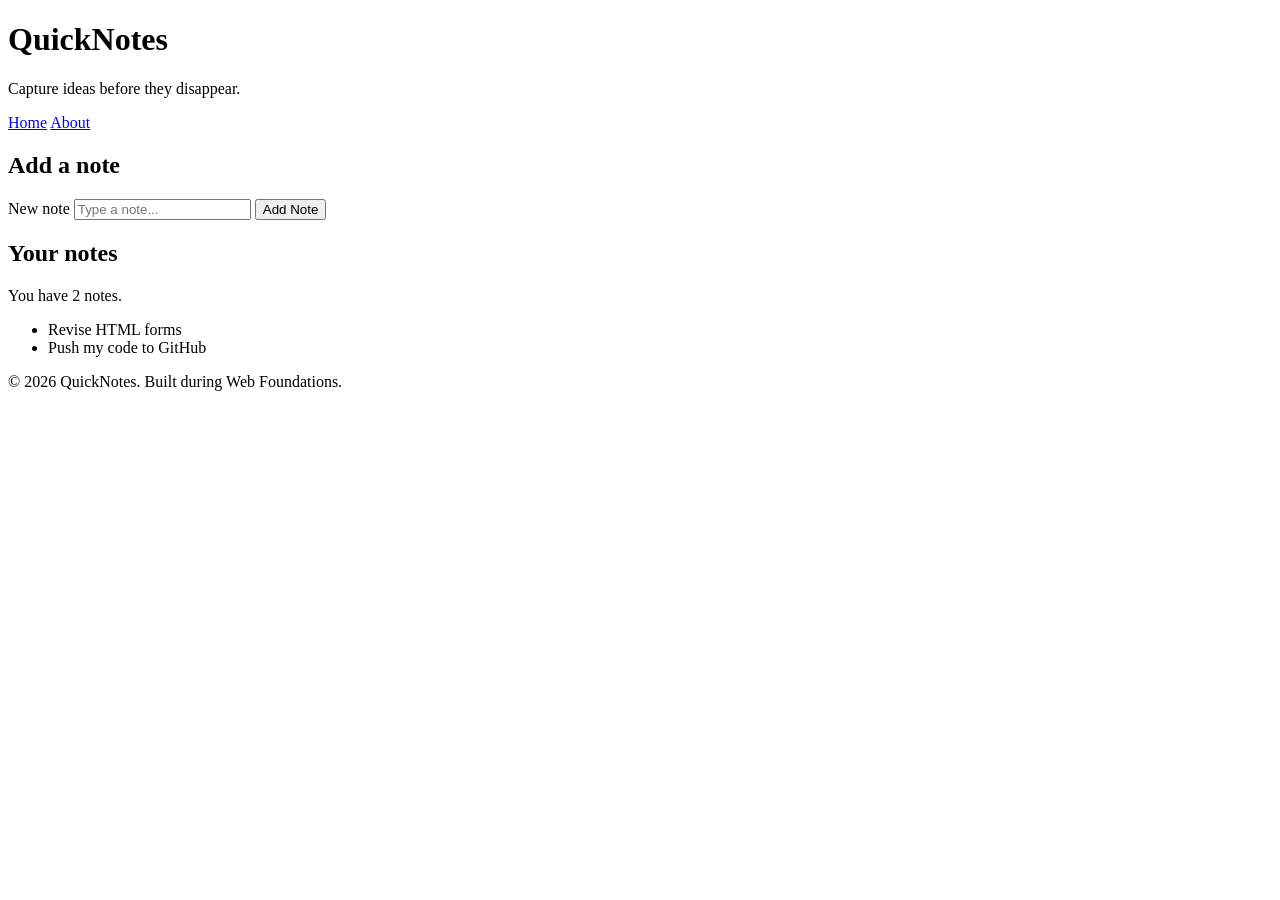
<file: day1/index.html>
<!DOCTYPE html>
<html lang="en">
  <head>
    <meta charset="UTF-8" />
    <meta name="viewport" content="width=device-width, initial-scale=1.0" />
    <title>QuickNotes</title>
  </head>
  <body>
    <header>
      <h1>QuickNotes</h1>
      <p>Capture ideas before they disappear.</p>
      <nav>
        <a href="index.html">Home</a>
        <a href="about.html">About</a>
    </nav>
    </header>
 
    <main>
      <section>
        <h2>Add a note</h2>
        <form id="note-form">
          <label for="note-input">New note</label>
          <input type="text" id="note-input" placeholder="Type a note..." />
          <button type="submit">Add Note</button>
        </form>
      </section>
 
      <section>
        <h2>Your notes</h2>
        <p id="note-count">You have 2 notes.</p>
        <ul id="notes-list">
          <li>Revise HTML forms</li>
          <li>Push my code to GitHub</li>
        </ul>
      </section>
    </main>
 
    <footer>
      <p>&copy; 2026 QuickNotes. Built during Web Foundations.</p>
    </footer>
  </body>
</html>
</file>
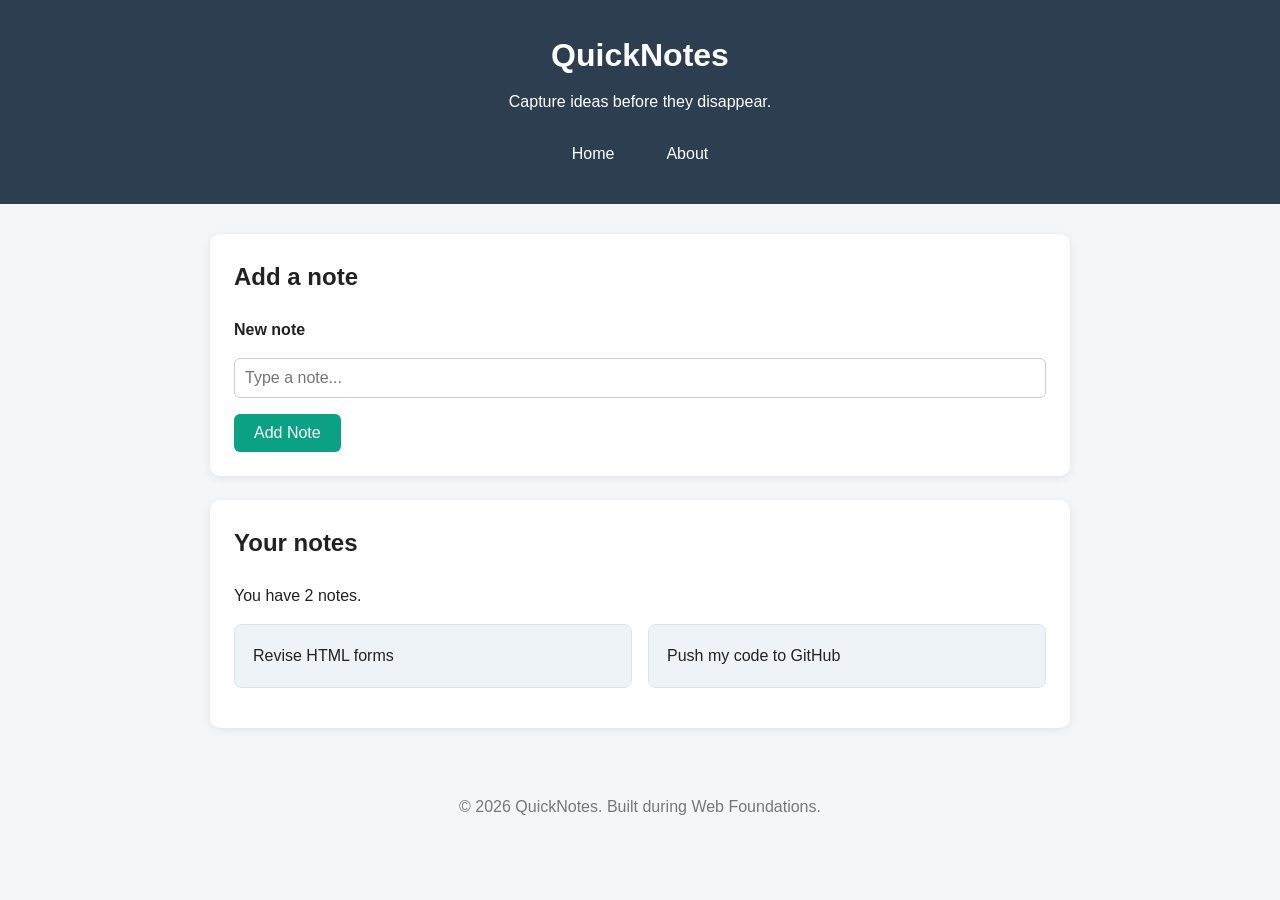
<file: day2/index.html>
<!DOCTYPE html>
<html lang="en">
  <head>
    <meta charset="UTF-8" />
    <meta name="viewport" content="width=device-width, initial-scale=1.0" />
    <title>QuickNotes</title>
    <link rel="stylesheet" href="style.css" />
  </head>
  <body>
    <header>
      <h1>QuickNotes</h1>
      <p>Capture ideas before they disappear.</p>
      <nav>
        <a href="index.html">Home</a>
        <a href="about.html">About</a>
    </nav>
    </header>
 
    <main>
      <section>
        <h2>Add a note</h2>
        <form id="note-form">
          <label for="note-input">New note</label>
          <input type="text" id="note-input" placeholder="Type a note..." />
          <button type="submit">Add Note</button>
        </form>
      </section>
 
      <section>
        <h2>Your notes</h2>
        <p id="note-count">You have 2 notes.</p>
        <ul id="notes-list">
          <li class="note">Revise HTML forms</li>
          <li class="note">Push my code to GitHub</li>
        </ul>
      </section>
    </main>
 
    <footer>
      <p>&copy; 2026 QuickNotes. Built during Web Foundations.</p>
    </footer>
  </body>
</html>
</file>
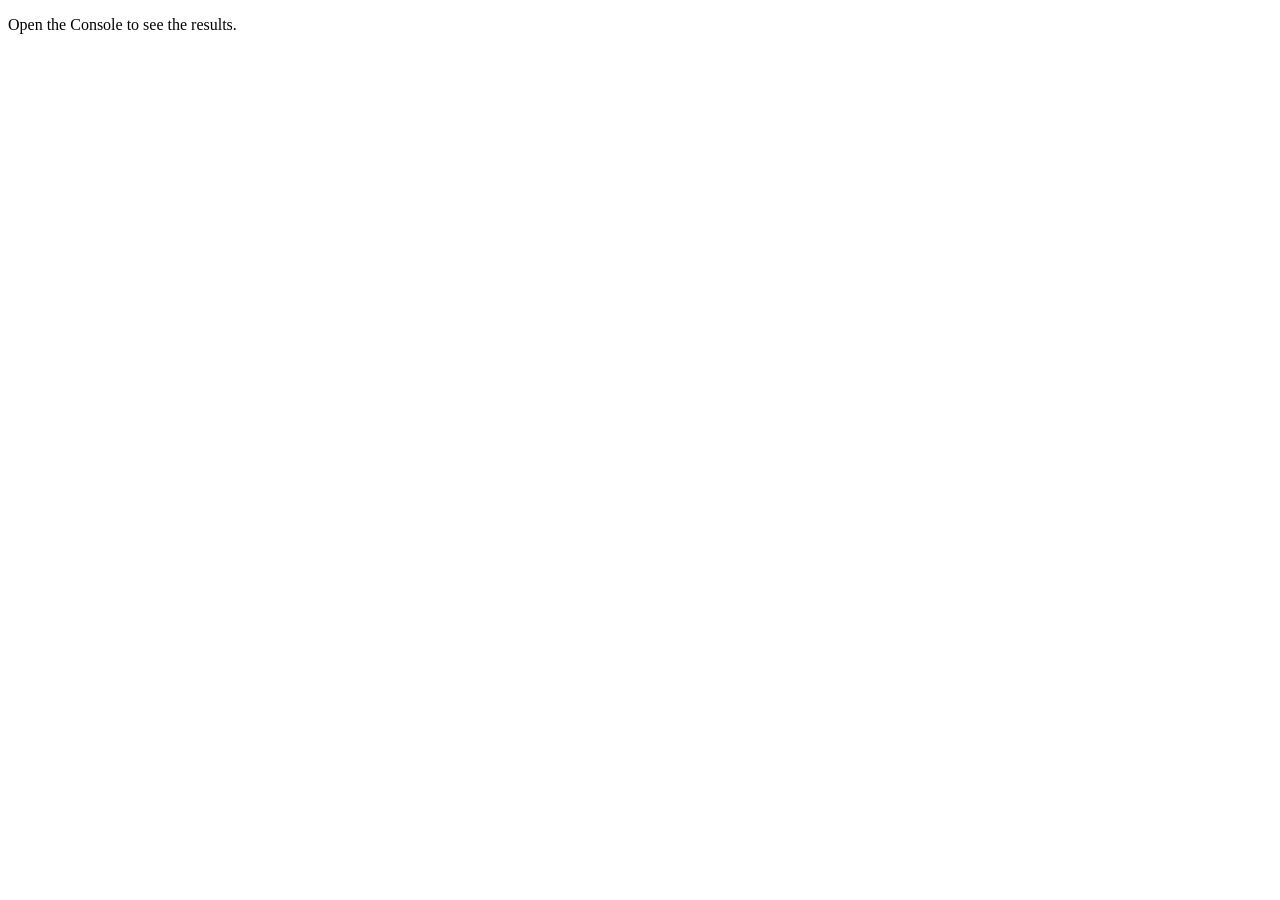
<file: day3/index.html>
<!DOCTYPE html>
<html lang="en">
<head>
    <meta charset="UTF-8">
    <meta name="viewport" content="width=device-width, initial-scale=1.0">
    <title>Notes Toolkit</title>
    <script src="script.js" defer></script>
</head>
<body>

    <p>Open the Console to see the results.</p>

</body>
</html>
</file>
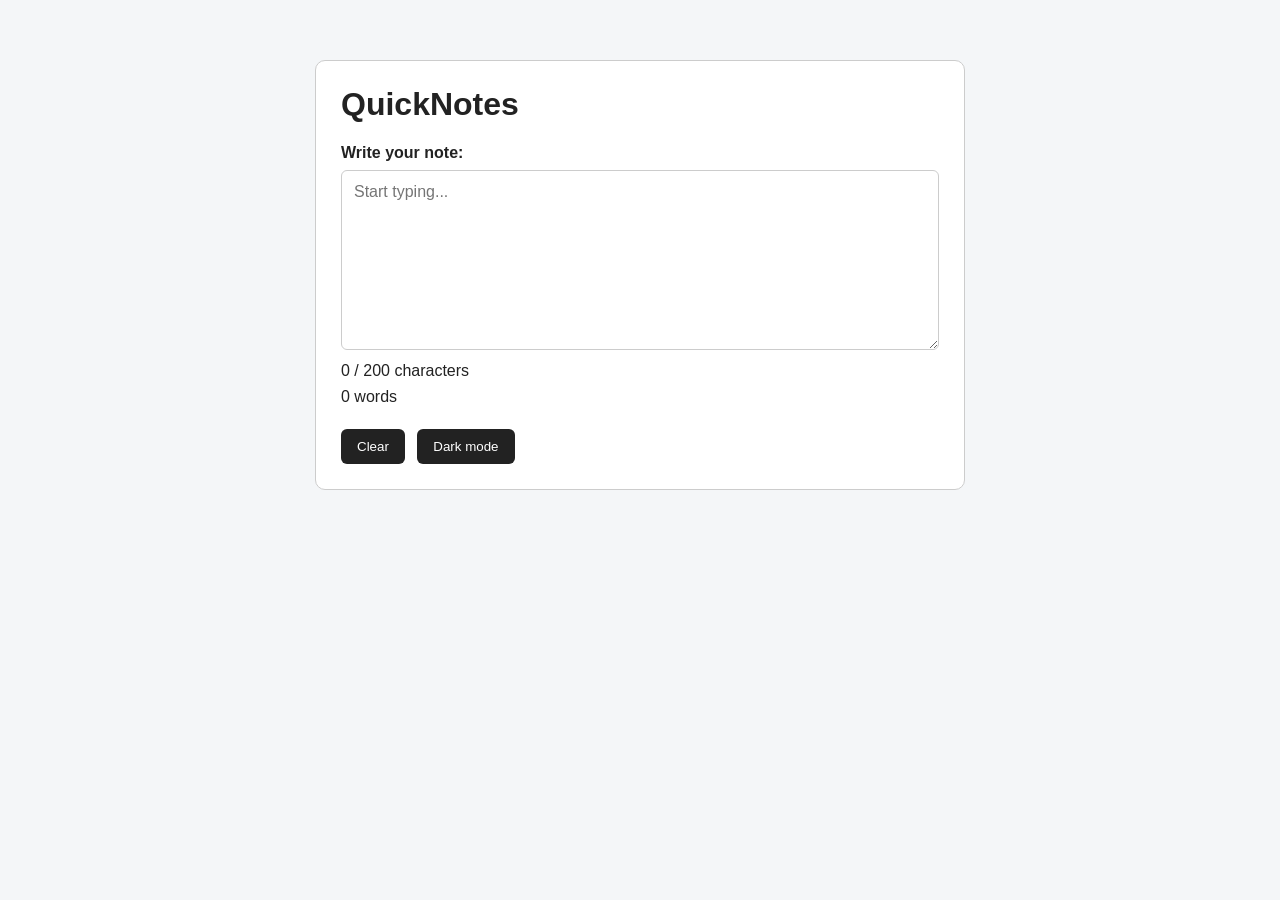
<file: day4/index.html>
<!DOCTYPE html>
<html lang="en">
<head>
    <meta charset="UTF-8">
    <meta name="viewport" content="width=device-width, initial-scale=1.0">
    <title>QuickNotes - Day 4</title>
    <link rel="stylesheet" href="style.css">
    <script src="script.js" defer></script>
</head>

<body>
    <main>
        <h1>QuickNotes</h1>

        <label for="note-text">Write your note:</label>
        <textarea id="note-text" placeholder="Start typing..."></textarea>

        <p id="char-count">0 / 200 characters</p>
        <p id="word-count">0 words</p>

        <button id="clear-btn">Clear</button>
        <button id="theme-toggle">Dark mode</button>
    </main>
</body>
</html>
</file>
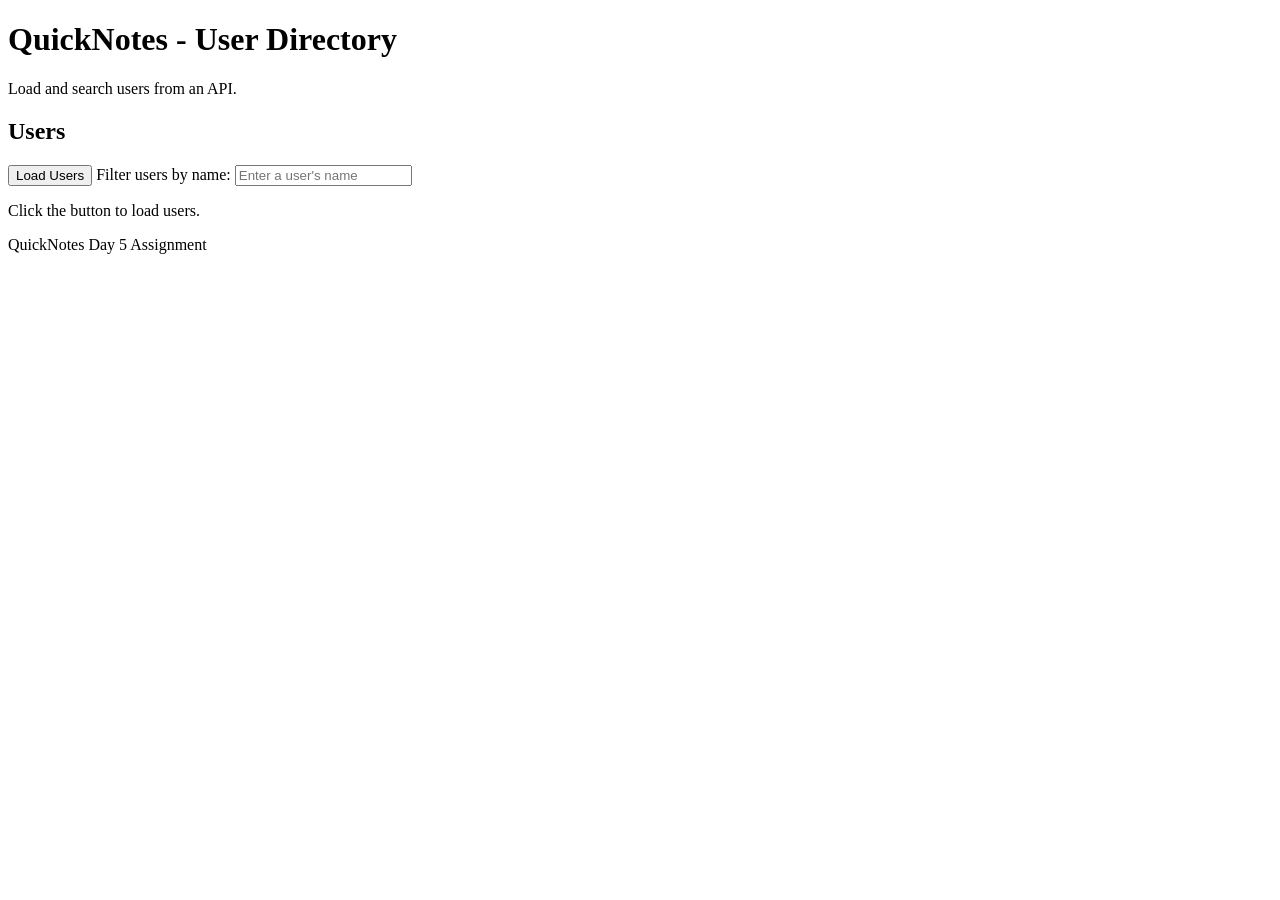
<file: day5/index.html>
<!DOCTYPE html>
<html lang="en">
<head>
    <meta charset="UTF-8">
    <meta name="viewport" content="width=device-width, initial-scale=1.0">
    <title>QuickNotes - Day 5 Users</title>
    <script src="users.js" defer></script>
</head>
<body>
    <header>
        <h1>QuickNotes - User Directory</h1>
        <p>Load and search users from an API.</p>
    </header>

    <main>
        <section>
            <h2>Users</h2>

            <button id="load-users" type="button">Load Users</button>

            <label for="filter-input">Filter users by name:</label>
            <input
                type="text"
                id="filter-input"
                placeholder="Enter a user's name"
            >

            <p id="status" aria-live="polite">Click the button to load users.</p>

            <ul id="users-list"></ul>
        </section>
    </main>

    <footer>
        <p>QuickNotes Day 5 Assignment</p>
    </footer>
</body>
</html>
</file>
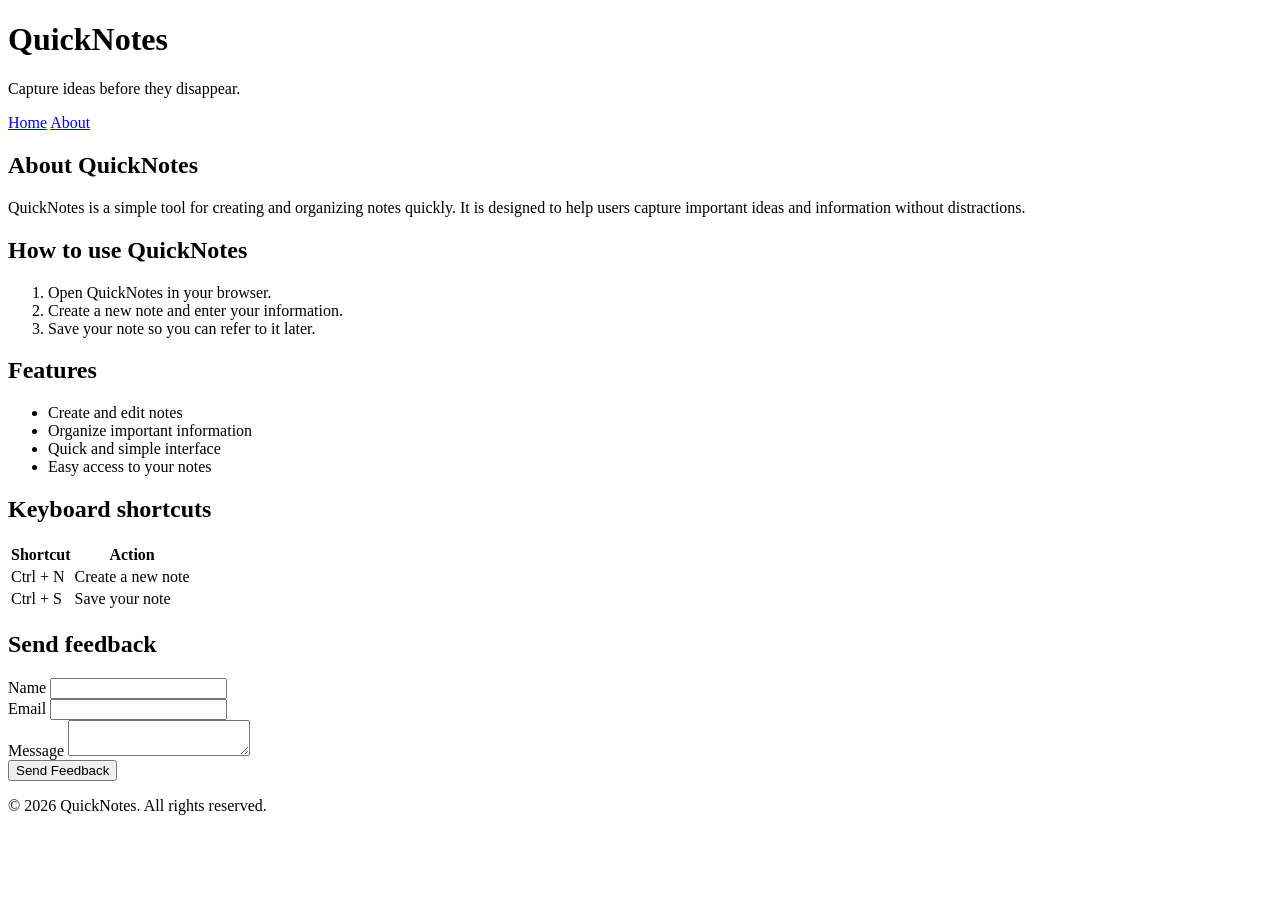
<file: day1/about.html>
<!DOCTYPE html>
<html lang="en">
<head>
    <meta charset="UTF-8">
    <meta name="viewport" content="width=device-width, initial-scale=1.0">
    <title>About QuickNotes</title>
</head>

<body>

    <header>
        <h1>QuickNotes</h1>
        <p>Capture ideas before they disappear.</p>

        <nav>
            <a href="index.html">Home</a>
            <a href="about.html">About</a>
        </nav>
    </header>

    <main>

        <h2>About QuickNotes</h2>

        <p>
            QuickNotes is a simple tool for creating and organizing notes quickly.
            It is designed to help users capture important ideas and information without distractions.
        </p>

        <section>
            <h2>How to use QuickNotes</h2>

            <ol>
                <li>Open QuickNotes in your browser.</li>
                <li>Create a new note and enter your information.</li>
                <li>Save your note so you can refer to it later.</li>
            </ol>
        </section>

        <section>
            <h2>Features</h2>

            <ul>
                <li>Create and edit notes</li>
                <li>Organize important information</li>
                <li>Quick and simple interface</li>
                <li>Easy access to your notes</li>
            </ul>
        </section>

        <section>
            <h2>Keyboard shortcuts</h2>

            <table>
                <thead>
                    <tr>
                        <th>Shortcut</th>
                        <th>Action</th>
                    </tr>
                </thead>

                <tbody>
                    <tr>
                        <td>Ctrl + N</td>
                        <td>Create a new note</td>
                    </tr>
                    <tr>
                        <td>Ctrl + S</td>
                        <td>Save your note</td>
                    </tr>
                </tbody>
            </table>
        </section>

        <section>
            <h2>Send feedback</h2>

            <form>
                <div>
                    <label for="name">Name</label>
                    <input type="text" id="name" name="name" required>
                </div>

                <div>
                    <label for="email">Email</label>
                    <input type="email" id="email" name="email" required>
                </div>

                <div>
                    <label for="message">Message</label>
                    <textarea id="message" name="message" required></textarea>
                </div>

                <button type="submit">Send Feedback</button>
            </form>
        </section>

    </main>

    <footer>
        <p>&copy; 2026 QuickNotes. All rights reserved.</p>
    </footer>

</body>
</html>
</file>
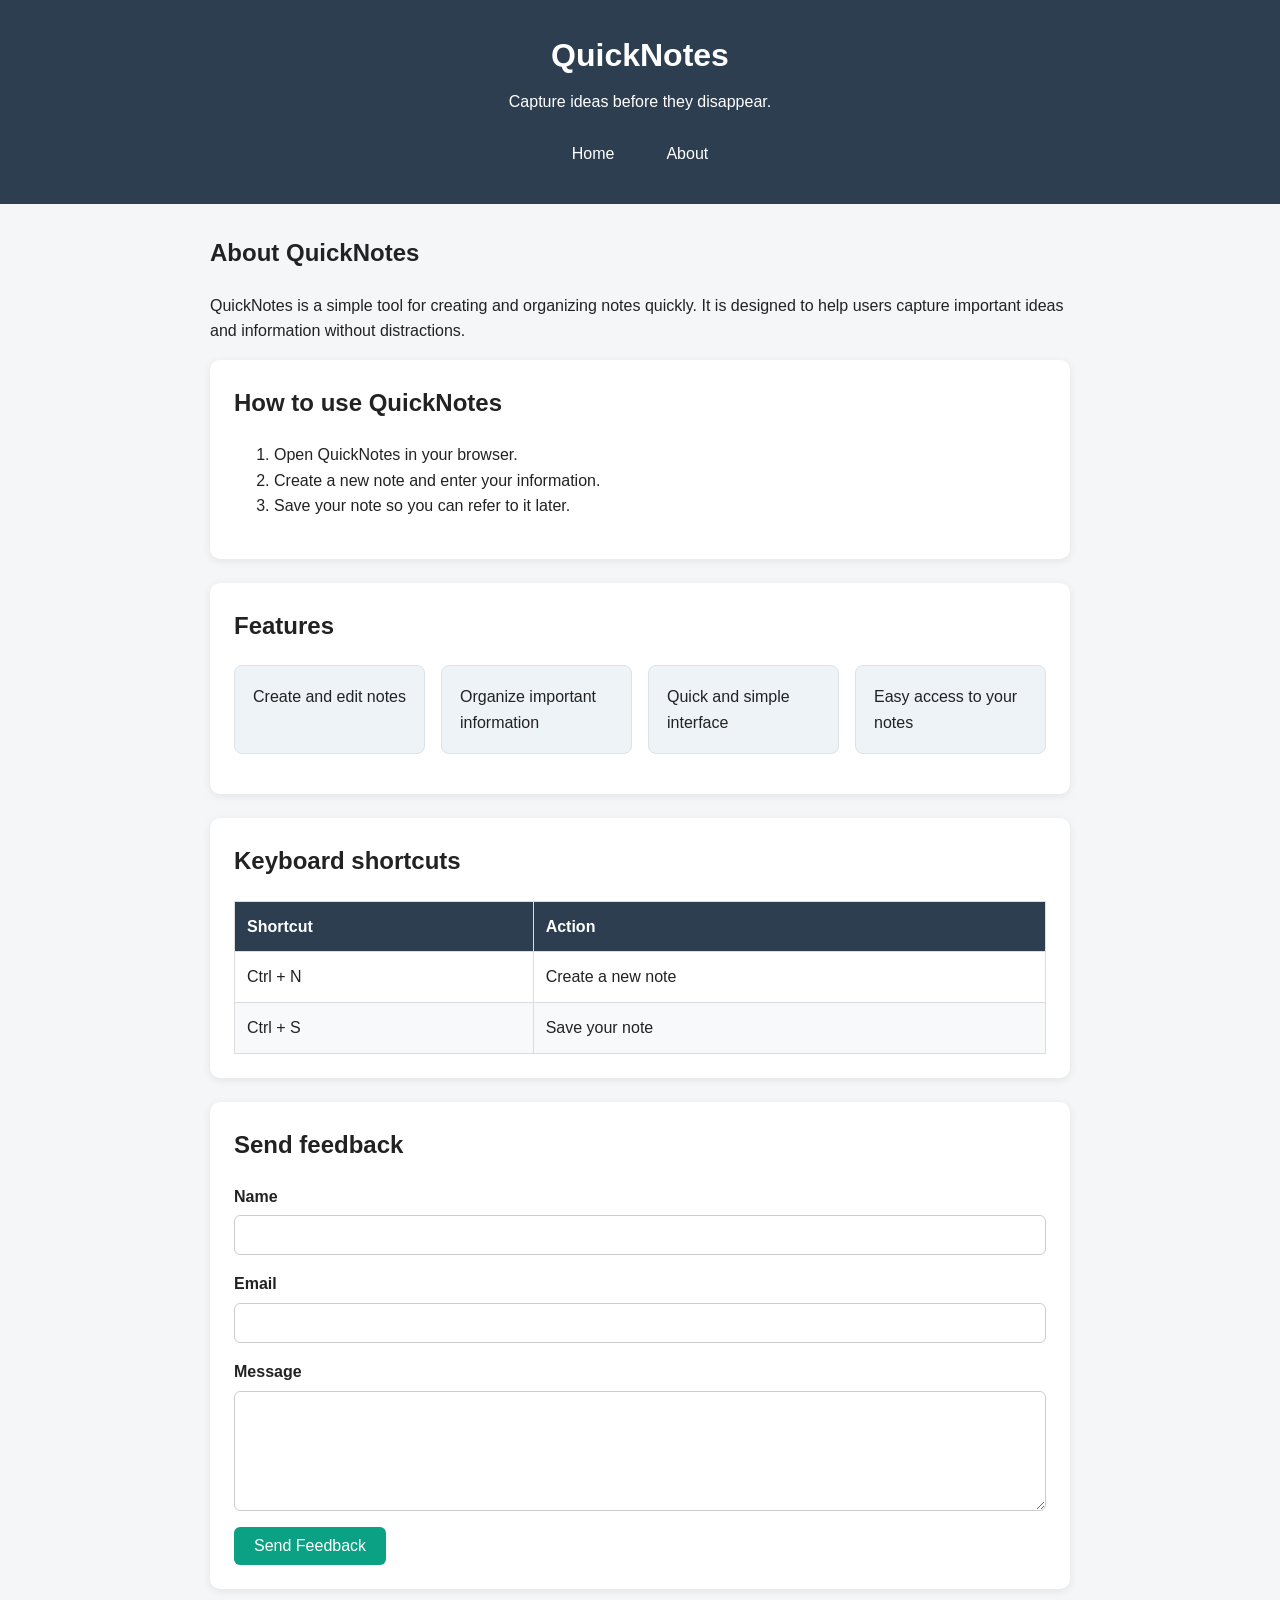
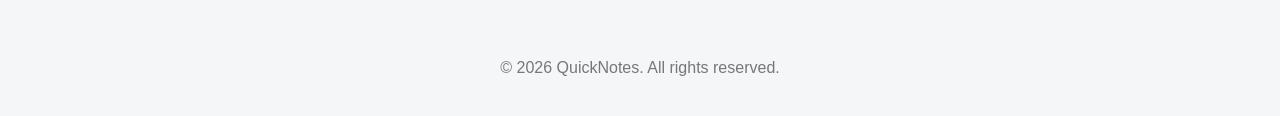
<file: day2/about.html>
<!DOCTYPE html>
<html lang="en">
<head>
    <meta charset="UTF-8">
    <meta name="viewport" content="width=device-width, initial-scale=1.0">
    <title>About QuickNotes</title>
    <link rel="stylesheet" href="style.css" />
</head>

<body>

    <header>
        <h1>QuickNotes</h1>
        <p>Capture ideas before they disappear.</p>

        <nav>
            <a href="index.html">Home</a>
            <a href="about.html">About</a>
        </nav>
    </header>

    <main>

        <h2>About QuickNotes</h2>

        <p>
            QuickNotes is a simple tool for creating and organizing notes quickly.
            It is designed to help users capture important ideas and information without distractions.
        </p>

        <section>
            <h2>How to use QuickNotes</h2>

            <ol>
                <li class="note">Open QuickNotes in your browser.</li>
                <li class="note">Create a new note and enter your information.</li>
                <li class="note">Save your note so you can refer to it later.</li>
            </ol>
        </section>

        <section>
            <h2>Features</h2>

            <ul>
                <li class="note">Create and edit notes</li>
                <li class="note">Organize important information</li>
                <li class="note">Quick and simple interface</li>
                <li class="note">Easy access to your notes</li>
            </ul>
        </section>

        <section>
            <h2>Keyboard shortcuts</h2>

            <table>
                <thead>
                    <tr>
                        <th>Shortcut</th>
                        <th>Action</th>
                    </tr>
                </thead>

                <tbody>
                    <tr>
                        <td>Ctrl + N</td>
                        <td>Create a new note</td>
                    </tr>
                    <tr>
                        <td>Ctrl + S</td>
                        <td>Save your note</td>
                    </tr>
                </tbody>
            </table>
        </section>

        <section>
            <h2>Send feedback</h2>

            <form>
                <div>
                    <label for="name">Name</label>
                    <input type="text" id="name" name="name" required>
                </div>

                <div>
                    <label for="email">Email</label>
                    <input type="email" id="email" name="email" required>
                </div>

                <div>
                    <label for="message">Message</label>
                    <textarea id="message" name="message" required></textarea>
                </div>

                <button type="submit">Send Feedback</button>
            </form>
        </section>

    </main>

    <footer>
        <p>&copy; 2026 QuickNotes. All rights reserved.</p>
    </footer>

</body>
</html>
</file>
<file: day2/style.css>
/* 1. Reset and base styles */
*,
*::before,
*::after {
    box-sizing: border-box;
}

body {
    margin: 0;
    font-family: "Segoe UI", Arial, sans-serif;
    background-color: #f4f6f8;
    color: #222;
    line-height: 1.6;
}


/* 2. Header */
header {
    background-color: #2c3e50;
    color: white;
    text-align: center;
    padding: 30px 20px;
}

header h1 {
    margin: 0 0 8px;
}

header p {
    margin: 0;
}


/* 3. Navigation with Flexbox */
nav {
    display: flex;
    justify-content: center;
    align-items: center;
    gap: 24px;
    margin-top: 18px;
}

nav a {
    color: white;
    text-decoration: none;
    padding: 8px 14px;
    border-radius: 5px;
    transition: background-color 0.3s ease, color 0.3s ease;
}

nav a:hover {
    background-color: #34495e;
    color: #f1c40f;
}


/* 4. Main content and section cards */
main {
    max-width: 900px;
    margin: 30px auto;
    padding: 0 20px;
}

section {
    background-color: white;
    padding: 24px;
    margin-bottom: 24px;
    border-radius: 10px;
    box-shadow: 0 2px 8px rgba(0, 0, 0, 0.08);
}

section h2 {
    margin-top: 0;
}


/* 5. Features list as a grid */
section ul {
    display: grid;
    grid-template-columns: repeat(auto-fit, minmax(180px, 1fr));
    gap: 16px;
    padding: 0;
    list-style: none;
}

section ul .note {
    background-color: #eef3f7;
    padding: 18px;
    border-radius: 8px;
    border: 1px solid #dce3e8;
}


/* 6. Table styling */
table {
    width: 100%;
    border-collapse: collapse;
    margin-top: 10px;
}

th,
td {
    padding: 12px;
    text-align: left;
    border: 1px solid #ddd;
}

th {
    background-color: #2c3e50;
    color: white;
}

tr:nth-child(even) {
    background-color: #f8f9fa;
}


/* 7. Feedback form */
form {
    display: flex;
    flex-direction: column;
    gap: 16px;
}

form div {
    display: flex;
    flex-direction: column;
    gap: 6px;
}

label {
    font-weight: bold;
}

input,
textarea {
    width: 100%;
    padding: 10px;
    border: 1px solid #ccc;
    border-radius: 6px;
    font-family: inherit;
    font-size: 1rem;
}

textarea {
    min-height: 120px;
    resize: vertical;
}

button {
    align-self: flex-start;
    background-color: #0ba184;
    color: white;
    border: none;
    padding: 10px 20px;
    border-radius: 6px;
    font-size: 1rem;
    cursor: pointer;
    transition: background-color 0.3s ease, transform 0.2s ease;
}

button:hover {
    background-color: #087f69;
    transform: translateY(-2px);
}


/* 8. Footer */
footer {
    text-align: center;
    color: #777;
    padding: 20px;
}


/* 9. Small screens */
@media (max-width: 600px) {
    header {
        padding: 20px 12px;
    }

    header h1 {
        font-size: 1.7rem;
    }

    header p {
        font-size: 0.9rem;
    }

    nav {
        gap: 10px;
    }

    nav a {
        padding: 7px 10px;
    }

    main {
        margin: 20px auto;
        padding: 0 12px;
    }

    section {
        padding: 18px;
    }
}
</file>
<file: day4/style.css>
:root {
    --bg-color: #f4f6f8;
    --text-color: #222;
    --card-color: white;
    --border-color: #ccc;
    --button-color: #222;
    --button-text: white;
}

body.dark {
    --bg-color: #222;
    --text-color: #f5f5f5;
    --card-color: #333;
    --border-color: #666;
    --button-color: #f5f5f5;
    --button-text: #222;
}

* {
    box-sizing: border-box;
}

body {
    margin: 0;
    padding: 20px;
    font-family: Arial, sans-serif;
    background-color: var(--bg-color);
    color: var(--text-color);
    transition: background-color 0.3s, color 0.3s;
}

main {
    max-width: 650px;
    margin: 40px auto;
    padding: 25px;
    background-color: var(--card-color);
    border: 1px solid var(--border-color);
    border-radius: 10px;
}

h1 {
    margin-top: 0;
}

label {
    display: block;
    margin-bottom: 8px;
    font-weight: bold;
}

textarea {
    width: 100%;
    min-height: 180px;
    padding: 12px;
    font-size: 16px;
    font-family: inherit;
    border: 1px solid var(--border-color);
    border-radius: 6px;
    background-color: var(--card-color);
    color: var(--text-color);
    resize: vertical;
}

p {
    margin: 8px 0;
}

button {
    margin-top: 15px;
    margin-right: 8px;
    padding: 10px 16px;
    border: none;
    border-radius: 6px;
    background-color: var(--button-color);
    color: var(--button-text);
    cursor: pointer;
}

button:hover {
    opacity: 0.85;
}

.warning {
    color: orange;
}

.over {
    color: red;
    font-weight: bold;
}
</file>
